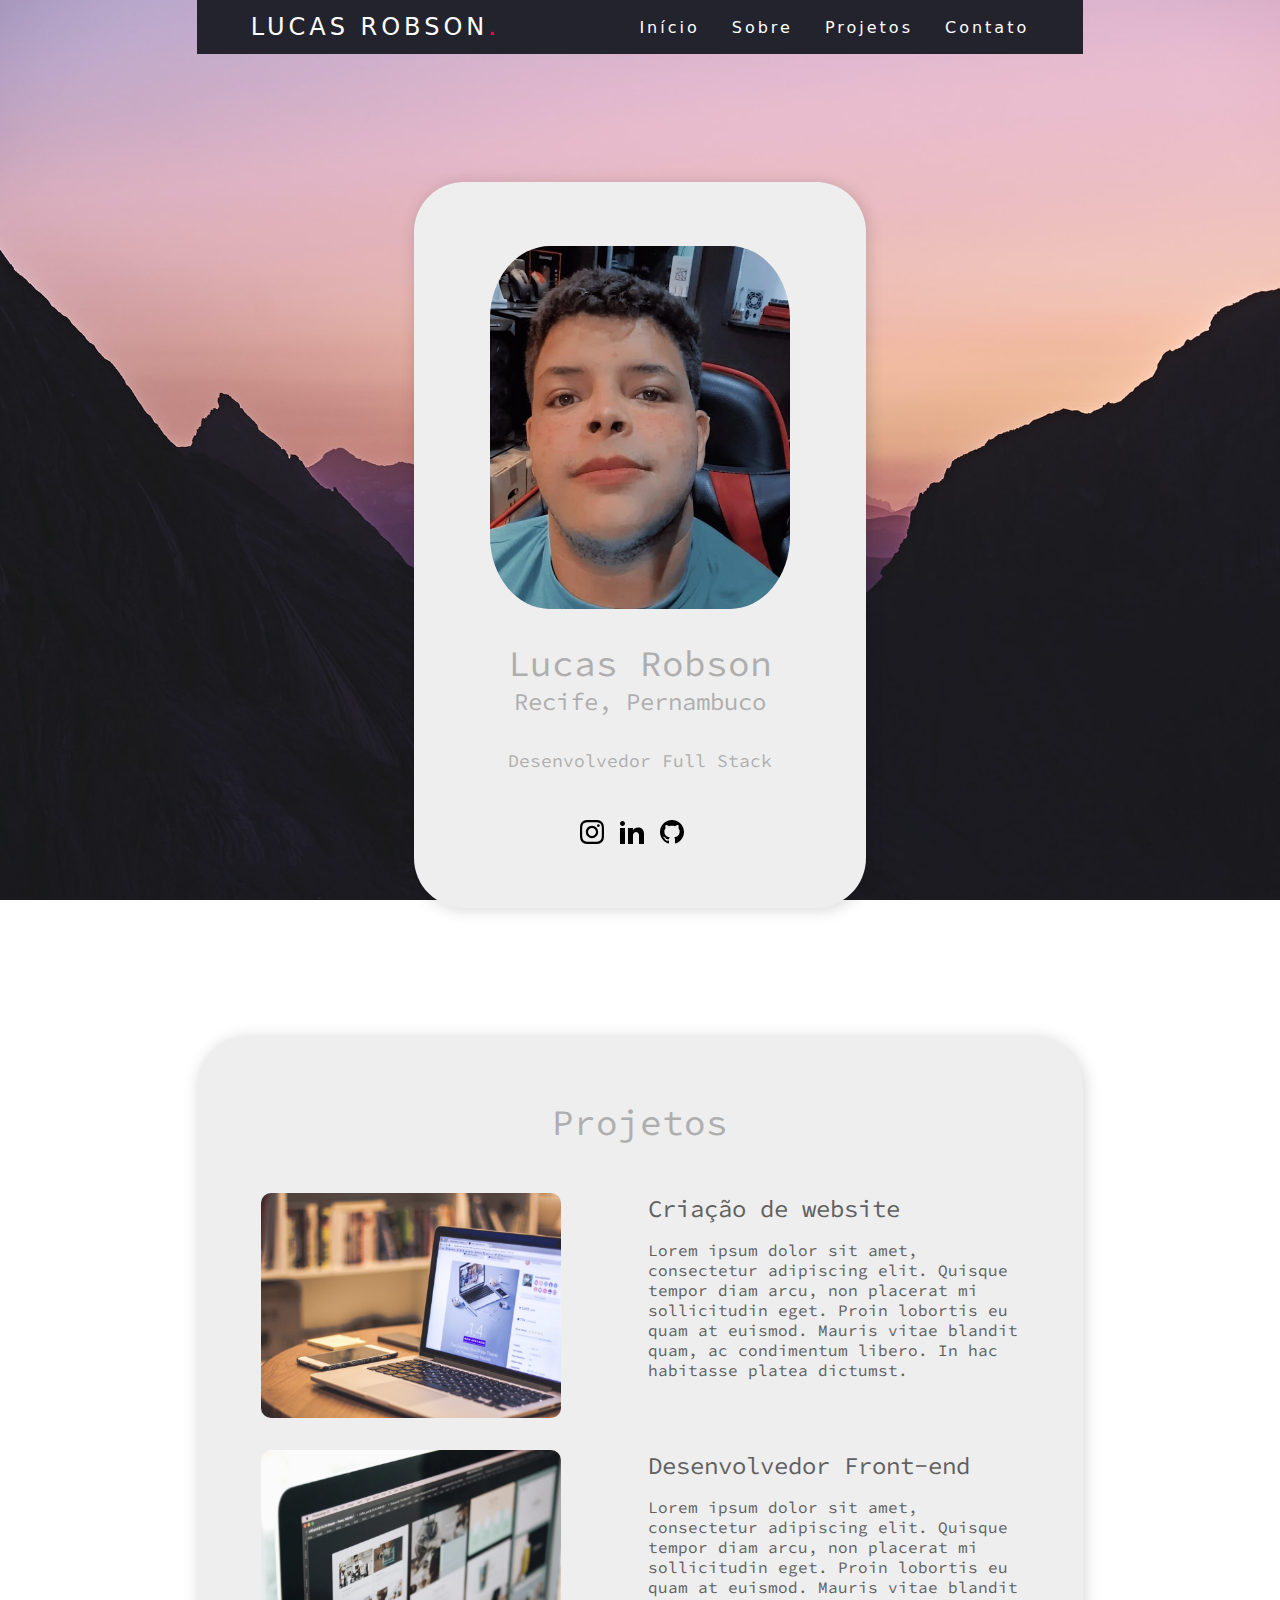
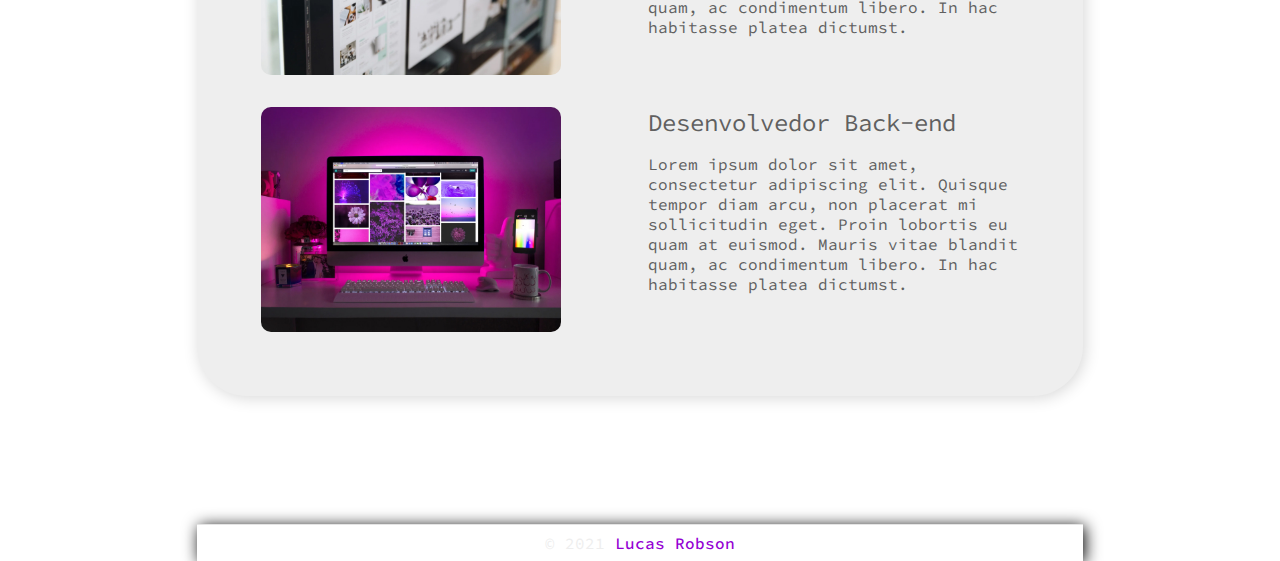
<file: index.html>
<!DOCTYPE html>
<html lang="pt-br">
  <head>
    <meta charset="UTF-8" />
    <meta http-equiv="X-UA-Compatible" content="IE=edge" />
    <meta name="viewport" content="width=device-width, initial-scale=1.0" />
    <link rel="stylesheet" href="./css/style.css"/>
    <link rel="stylesheet" href="./css/navbar.css">
    <title>PortFólio Lucas Robson</title>
    <link href="https://fonts.googleapis.com/css2?family=Source+Code+Pro&display=swap" rel="stylesheet"/>
  </head>

  <body>
    <div class="container">
    <header>
      <nav>
        <a class="logo" href="/">Lucas Robson<span>.</span></a>
        <div class="mobile-menu">
          <div class="line1"></div>
          <div class="line2"></div>
          <div class="line3"></div>
        </div>
        <ul class="nav-list">
          <li><a href="/">Início</a></li>
          <li><a href="./html/sobre.html">Sobre</a></li>
          <li><a href="#projetos">Projetos</a></li>
          <li><a href="./html/contato.html">Contato</a></li>
        </ul>
      </nav>
    </header>

      <div class="profile box">
        <img class="profile-pic" src="./assets/profile.jpg" alt="foto de perfil">
        <h1 class="title">Lucas Robson</h1>
        <span>Recife, Pernambuco</span>
        <p>Desenvolvedor Full Stack</p>
        <ul class="redes-sociais">
          <li>
            <a target="_blank" href="https://www.instagram.com/luxca_1/"><img src="./assets/instagram.svg" alt="instagram"/></a>
          </li>
          <li><a target="_blank" href="https://www.linkedin.com/in/lucas-robson-dev/"><img src="./assets/linkedin.svg" alt="linkedin"/></a>
          </li>
          <li><a target="_blank" href="https://github.com/LukeRobs"><img src="./assets/github.svg" alt="gitHub"/></a>
          </li>
        </ul>
      </div>
      
      <div class="portfolio box">
        <h1 class="title">Projetos</h1>
        <ul>
          <li>
            <img src="./assets/1.jpg" alt="website">
            <div>
            <h2>Criação de website</h2>
            <p>Lorem ipsum dolor sit amet, consectetur adipiscing elit. 
              Quisque tempor diam arcu, non placerat mi sollicitudin eget.
               Proin lobortis eu quam at euismod. Mauris vitae blandit quam, ac condimentum libero. 
               In hac habitasse platea dictumst.
            </p>
          </div>
          </li>
          <li>
            <img src="./assets/2.jpg" alt="website">
            <div>
            <h2>Desenvolvedor Front-end</h2>
            <p>Lorem ipsum dolor sit amet, consectetur adipiscing elit. 
              Quisque tempor diam arcu, non placerat mi sollicitudin eget.
               Proin lobortis eu quam at euismod. Mauris vitae blandit quam, ac condimentum libero. 
               In hac habitasse platea dictumst. 
            </p>
          </div>
          </li>
          <li>
            <img src="./assets/3.jpg" alt="website">
            <div>
            <h2>Desenvolvedor Back-end</h2>
            <p>Lorem ipsum dolor sit amet, consectetur adipiscing elit. 
              Quisque tempor diam arcu, non placerat mi sollicitudin eget.
               Proin lobortis eu quam at euismod. Mauris vitae blandit quam, ac condimentum libero. 
               In hac habitasse platea dictumst.
            </p>
          </div>
          </li>
        </ul>  
      </div>

      <div class="copyrightText">
        <p>&copy; 2021 <a  target="_blank" href="https://www.linkedin.com/in/lucas-robson-dev/">Lucas Robson</a></p>
      </div>

    </div>
    <script src="./javaScript/mobile-navbar.js"></script>
  </body>
</html>
</file>
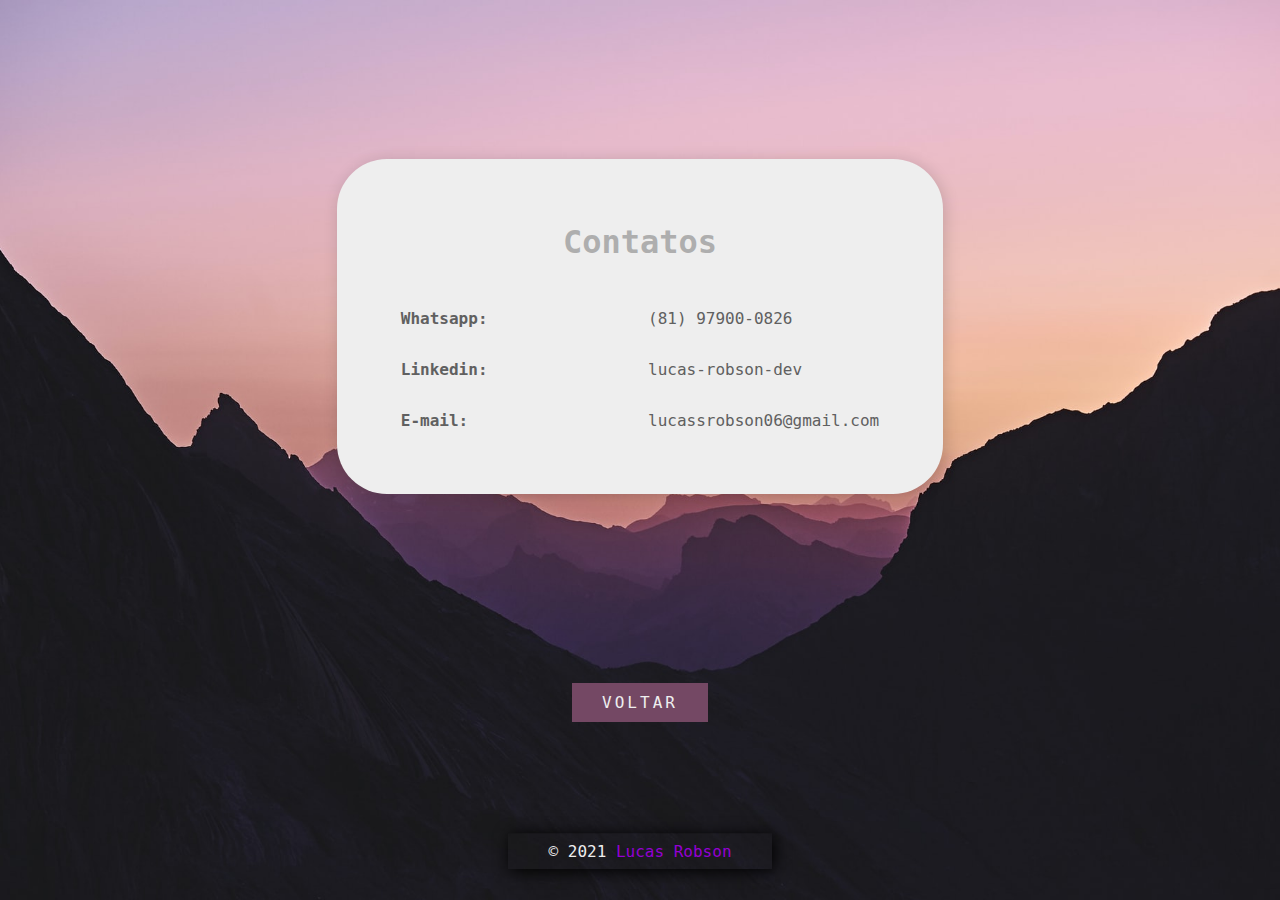
<file: html/contato.html>
<!DOCTYPE html>
<html lang="en">
<head>
    <meta charset="UTF-8">
    <meta http-equiv="X-UA-Compatible" content="IE=edge">
    <meta name="viewport" content="width=device-width, initial-scale=1.0">
    <link rel="stylesheet" href="../css/contato.css">
    <title>Contatos</title>
</head>
<body>
    <div class="contato box">
       <h1>Contatos</h1>
       <ul>
           <li><span>Whatsapp:</span>(81) 97900-0826</li>
           <li><span>Linkedin:</span>lucas-robson-dev</li>
           <li><span>E-mail:</span>lucassrobson06@gmail.com</li>
       </ul> 
    </div>
    <a class="voltar" href="../index.html">Voltar</a>

    <div class="copyrightText">
        <p>&copy; 2021 <a  target="_blank" href="https://www.linkedin.com/in/lucas-robson-dev/">Lucas Robson</a></p>
    </div>
</body>
</html>
</file>
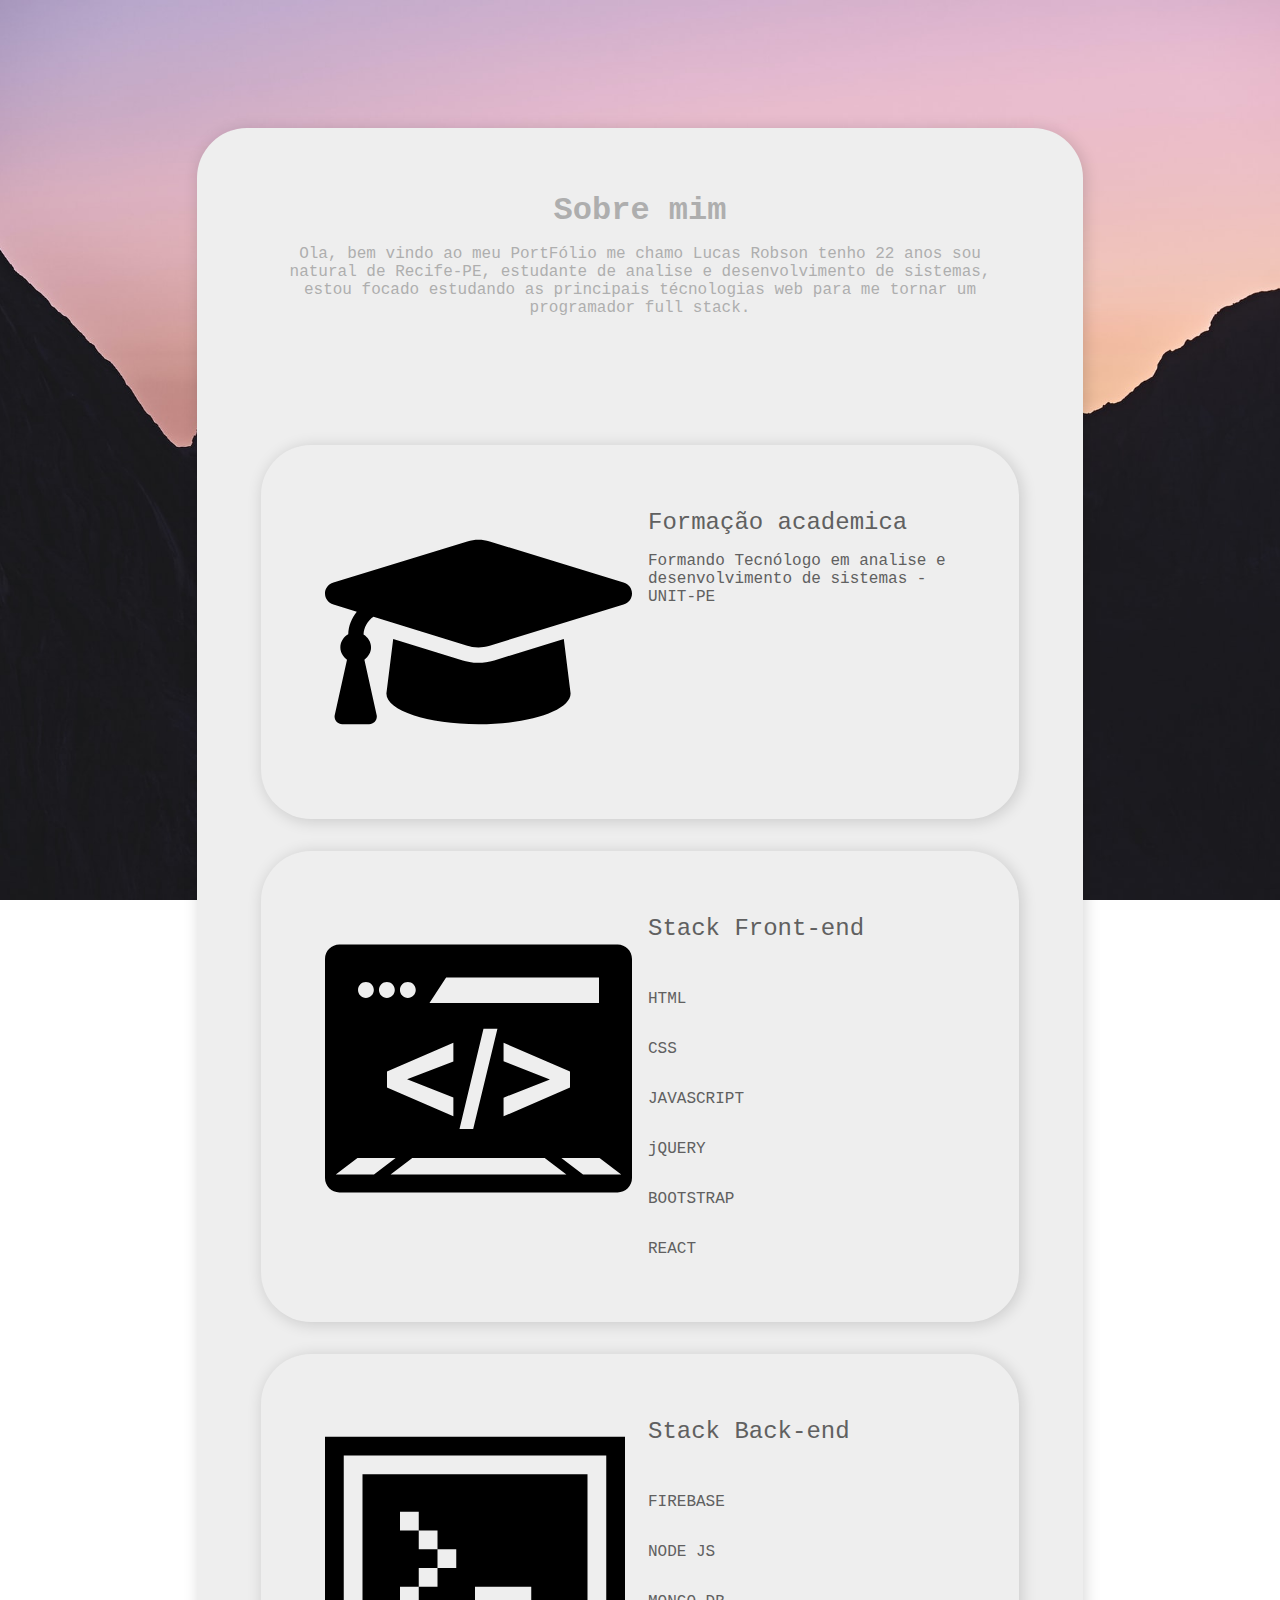
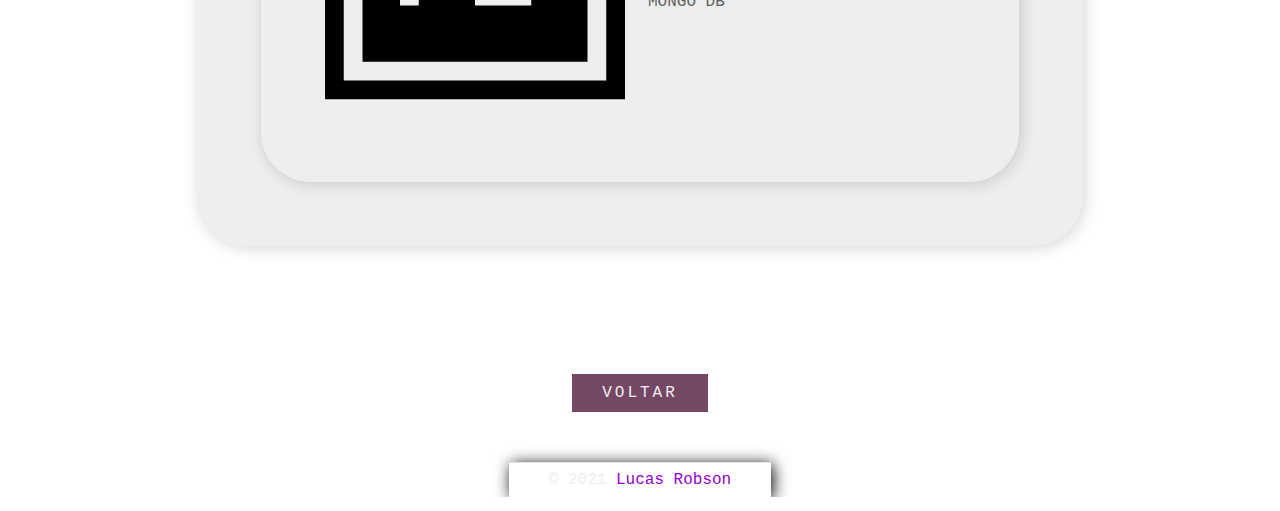
<file: html/sobre.html>
<!DOCTYPE html>
<html lang="en">
<head>
    <meta charset="UTF-8">
    <meta http-equiv="X-UA-Compatible" content="IE=edge">
    <meta name="viewport" content="width=device-width, initial-scale=1.0">
    <link rel="stylesheet" href="../css/sobre.css">
    <title>Sobre mim</title>
</head>
<body>
    <div class="sobre box">
        <h1>Sobre mim</h1>
        <p>Ola, bem vindo ao meu PortFólio me chamo Lucas Robson tenho 22 anos sou natural de Recife-PE, estudante de analise e desenvolvimento de sistemas,
            estou focado estudando as principais técnologias web para me tornar um programador full stack.
        </p>
        <ul>
            <li class="box graduation">
                <img src="../assets/graduation.svg" alt="graduation">
                <div>
                    <h2>Formação academica</h2>
                    <p>Formando Tecnólogo em analise e desenvolvimento de sistemas - UNIT-PE</p>
                </div>
            </li>
            <li class="box front-end">
                <img src="../assets/web.svg" alt="front-end">
                <div>
                    <h2>Stack Front-end</h2>
                    <ul>
                        <li>HTML</li>
                        <li>CSS</li>
                        <li>JAVASCRIPT</li>
                        <li>jQUERY</li>
                        <li>BOOTSTRAP</li>
                        <li>REACT</li>
                    </ul>
                </div>
            </li>
            <li class="box back-end">
                <img src="../assets/back.svg" alt="back-end">
                <div>
                    <h2>Stack Back-end</h2>
                    <ul>
                        <li>FIREBASE</li>
                        <li>NODE JS</li>
                        <li>MONGO DB</li>
                    </ul>
                </div>
            </li>
        </ul>
    </div>
    <a class="voltar" href="../index.html">Voltar</a>

    <div class="copyrightText">
        <p>&copy; 2021 <a  target="_blank" href="https://www.linkedin.com/in/lucas-robson-dev/">Lucas Robson</a></p>
      </div>
</body>
</html>
</file>
<file: css/style.css>
*{
    margin: 0;
    padding: 0;
}
img {
    display: block;
    max-width: 300px;
}
li {
    list-style: none;
}
body {
    font-family: "Source Code Pro", monospace;
    background: url("../assets/bg.jpg") no-repeat top center;
    background-attachment: fixed;
    background-size: cover;
    display: grid;
    align-items: center;
    justify-items: center;
    height: 100vh;
    color: #aeaeae;
}
.container {
    padding: 0 16px;
}
.title {
    font-size: 36px;
    font-weight: normal;
}
.profile {
    max-width: 452px;
    box-sizing: border-box;
    margin: 0 auto;
}
.box {
    background-color: #eee;
    padding: 4rem;
    box-shadow: 2px 2px 16px rgba(0, 0, 0, 0.16);
    border-radius: 50px;
    text-align: center;
    margin-top: 8rem;
}
.profile-pic {
    border-radius: 20%;
    margin: 0 auto 2rem auto;
}
.box span {
    font-size: 24px;
}
.profile p {
    font-size: 18px;
    margin-top: 2rem;
    margin-bottom: 3rem;
}
.redes-sociais {
    display: flex;
    justify-content: center;
}
.redes-sociais li {
    margin-right: 1rem;
}
.portfolio {
    max-width: 886px;
    margin: 8rem 0;
    box-sizing: border-box;
}
.portfolio ul {
    margin-top: 3rem;
}
.portfolio li {
    display: grid;
    grid-template-columns: 1fr 1fr;
    text-align: left;
    gap: 1rem;
    color: #606060;
}
.portfolio li + li {
    margin-top: 2rem;
}
.portfolio h2 {
    font-weight: normal;
    margin-bottom: 1rem;
}
.portfolio img {
    border-radius: 10px;
}
.copyrightText {
    padding: 8px 40px;
    border-top: 1px solid rgba(0,0,0,0.1);
    text-align: center;
    box-shadow: 2px 2px 16px black;
}
.copyrightText p {
    color: #eee;
}
.copyrightText a {
    color: #9400D3;
    font-weight: 500;
    text-decoration: none;
}

@media (max-width: 600px) {
    body {
        background-attachment: initial;
        background-size: contain;
        background-color: #23232e;
    }
    .box {
        padding: 2rem;
        margin-top: 4rem;
        border-radius: 30px;
    }
    .box:first-child {
        padding: 3rem;
    }
    .portfolio ul {
        margin-top: 1rem;
    }
    .portfolio li {
        grid-template-columns: 1fr;
        justify-items: center;
    }
    .portfolio li div {
        max-width: 448px;
    }
}
</file>
<file: css/navbar.css>
* {
  margin: 0;
  padding: 0;
}

a {
  color: #fff;
  text-decoration: none;
  transition: 0.3s;
}

a:hover {
  opacity: 0.7;
}

.logo {
  font-size: 24px;
  text-transform: uppercase;
  letter-spacing: 4px;
}
header .logo span {
  color: #ff0157;
}
nav {
  display: flex;
  justify-content: space-around;
  align-items: center;
  background: #23232e;
  font-family: system-ui, -apple-system, Helvetica, Arial, sans-serif;
  height: 6vh;
}
.nav-list {
  list-style: none;
  display: flex;
}

.nav-list li {
  letter-spacing: 3px;
  margin-left: 32px;
}

.mobile-menu {
  display: none;
  cursor: pointer;
}

.mobile-menu div {
  width: 32px;
  height: 2px;
  background: #fff;
  margin: 8px;
  transition: 0.3s;
}

@media (max-width: 999px) {
  body {
    overflow-x: hidden;
  }
  .nav-list {
    position: absolute;
    top: 8vh;
    right: 0;
    width: 50vw;
    height: 92vh;
    background: #23232e;
    flex-direction: column;
    align-items: center;
    justify-content: space-around;
    transform: translateX(100%);
    transition: transform 0.3s ease-in;
  }
  .nav-list li {
    margin-left: 0;
    opacity: 0;
  }
  .mobile-menu {
    display: block;
  }
}

.nav-list.active {
  transform: translateX(0);
}

@keyframes navLinkFade {
  from {
    opacity: 0;
    transform: translateX(50px);
  }
  to {
    opacity: 1;
    transform: translateX(0);
  }
}

.mobile-menu.active .line1 {
  transform: rotate(-45deg) translate(-8px, 8px);
}

.mobile-menu.active .line2 {
  opacity: 0;
}

.mobile-menu.active .line3 {
  transform: rotate(45deg) translate(-5px, -7px);
}
</file>
<file: css/contato.css>
* {
    margin: 0;
    padding: 0;
}
body{
    font-family: "Source Code Pro", monospace;
    background: url("../assets/bg.jpg") no-repeat top center;
    background-attachment: fixed;
    background-size: cover;
    display: grid;
    align-items: center;
    justify-items: center;
    height: 100vh;
    color: #aeaeae;
}
.box {
    background-color: #eee;
    padding: 4rem;
    box-shadow: 2px 2px 16px rgba(0, 0, 0, 0.16);
    border-radius: 50px;
    text-align: center;
    margin-top: 8rem;
}
.box span {
    font-weight: bold;
}
.contato {
    max-width: 886px;
    margin: 8rem 0;
    box-sizing: border-box;
}
.contato ul {
    margin-top: 3rem;
}
.contato li {
    display: grid;
    grid-template-columns: 1fr 1fr;
    text-align: left;
    gap: 1rem;
    color: #606060;
}
.contato li + li {
    margin-top: 2rem;
}
.contato h1 {
    margin-bottom: 1rem;
}
.contato h2 {
    font-weight: normal;
    margin-bottom: 1rem;
}
.voltar {
    margin-bottom: 50px;
    background-color: #744864;
    color: #eee;
    text-transform: uppercase;
    text-decoration: none;
    letter-spacing: 3px;
    padding: 10px 30px;
    transform: 0.5s;
}
.voltar:hover {
    letter-spacing: 5px;
    background-color: #8A2BE2;
}
.copyrightText {
    padding: 8px 40px;
    border-top: 1px solid rgba(0,0,0,0.1);
    text-align: center;
    box-shadow: 2px 2px 16px black;
}
.copyrightText p {
    color: #eee;
}
.copyrightText a {
    color: #9400D3;
    font-weight: 500;
    text-decoration: none;
}
@media (max-width:999px) {
    body {
        background-attachment: initial;
        background-size: contain;
        background-color: #23232e;
    }
    .box {
        max-width: 800px;
        padding: 2rem;
        margin-top: 4rem;
        border-radius: 30px;
    }
    .box:first-child {
        padding: 3rem;
    }
    .box ul {
        margin-top: 1rem;
    }
    .box li {
        grid-template-columns: 1fr;
        justify-items: center;
    }
    
}
@media (max-width:820px) {
    body {
        background-attachment: initial;
        background-size: contain;
        background-color: #23232e;
    }
    .box {
        max-width: 600px;
        padding: 2rem;
        margin-top: 2rem;
        border-radius: 30px;
    }
}
</file>
<file: css/sobre.css>
* {
    margin: 0;
    padding: 0;
}
body{
    font-family: "Source Code Pro", monospace;
    background: url("../assets/bg.jpg") no-repeat top center;
    background-attachment: fixed;
    background-size: cover;
    display: grid;
    align-items: center;
    justify-items: center;
    height: 100vh;
    color: #aeaeae;
}
.box {
    background-color: #eee;
    padding: 4rem;
    box-shadow: 2px 2px 16px rgba(0, 0, 0, 0.16);
    border-radius: 50px;
    text-align: center;
    margin-top: 8rem;
}
.box .back-end img{
    max-width: 300px;
}
.box .back-end:hover {
    background-color: #aeaeae;
    color: #eee;
}
.box .front-end:hover {
    background-color: #aeaeae;
    color: #eee;
}
.box .graduation:hover {
    background-color: #aeaeae;
    color: #eee;
}
.sobre {
    max-width: 886px;
    margin: 8rem 0;
    box-sizing: border-box;
}
.sobre ul {
    margin-top: 3rem;
}
.sobre li {
    display: grid;
    grid-template-columns: 1fr 1fr;
    text-align: left;
    gap: 1rem;
    color: #606060;
}
.sobre li + li {
    margin-top: 2rem;
}
.sobre h1 {
    margin-bottom: 1rem;
}
.sobre h2 {
    font-weight: normal;
    margin-bottom: 1rem;
}
.sobre img {
    border-radius: 10px;
}
.voltar {
    margin-bottom: 50px;
    background-color: #744864;
    color: #eee;
    text-transform: uppercase;
    text-decoration: none;
    letter-spacing: 3px;
    padding: 10px 30px;
    transform: 0.5s;
}
.voltar:hover {
    letter-spacing: 5px;
    background-color: #8A2BE2;
}
.copyrightText {
    padding: 8px 40px;
    border-top: 1px solid rgba(0,0,0,0.1);
    text-align: center;
    box-shadow: 2px 2px 16px black;
}
.copyrightText p {
    color: #eee;
}
.copyrightText a {
    color: #9400D3;
    font-weight: 500;
    text-decoration: none;
}
@media (max-width:999px) {
    body {
        background-attachment: initial;
        background-size: contain;
        background-color: #23232e;
    }
    .box {
        max-width: 800px;
        padding: 2rem;
        margin-top: 4rem;
        border-radius: 30px;
    }
    .box:first-child {
        padding: 3rem;
    }
    .box ul {
        margin-top: 1rem;
    }
    .box li {
        grid-template-columns: 1fr;
        justify-items: center;
    }
    
}
@media (max-width:820px) {
    body {
        background-attachment: initial;
        background-size: contain;
        background-color: #23232e;
    }
    .box {
        max-width: 600px;
        padding: 2rem;
        margin-top: 2rem;
        border-radius: 30px;
    }
}
</file>
